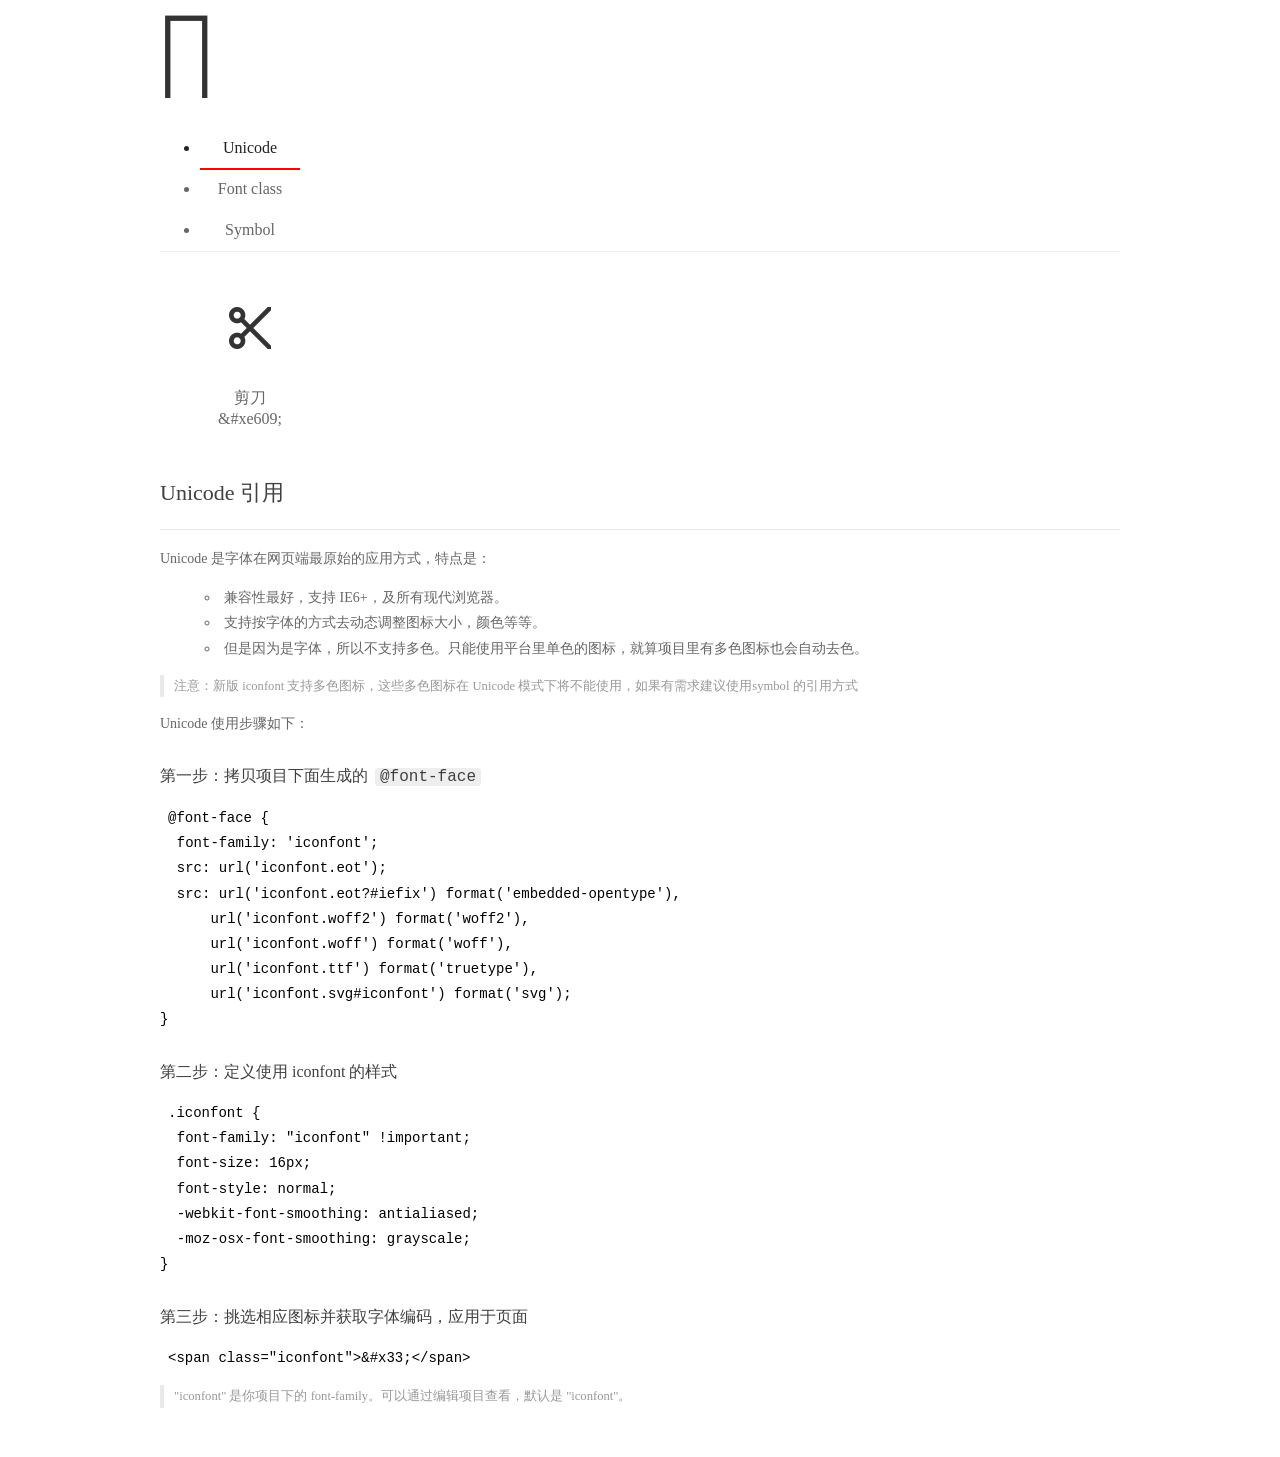
<file: iconfont/demo_index.html>
<!DOCTYPE html>
<html>
<head>
  <meta charset="utf-8"/>
  <title>IconFont Demo</title>
  <link rel="shortcut icon" href="https://gtms04.alicdn.com/tps/i4/TB1_oz6GVXXXXaFXpXXJDFnIXXX-64-64.ico" type="image/x-icon"/>
  <link rel="stylesheet" href="https://g.alicdn.com/thx/cube/1.3.2/cube.min.css">
  <link rel="stylesheet" href="demo.css">
  <link rel="stylesheet" href="iconfont.css">
  <script src="iconfont.js"></script>
  <!-- jQuery -->
  <script src="https://a1.alicdn.com/oss/uploads/2018/12/26/7bfddb60-08e8-11e9-9b04-53e73bb6408b.js"></script>
  <!-- 代码高亮 -->
  <script src="https://a1.alicdn.com/oss/uploads/2018/12/26/a3f714d0-08e6-11e9-8a15-ebf944d7534c.js"></script>
</head>
<body>
  <div class="main">
    <h1 class="logo"><a href="https://www.iconfont.cn/" title="iconfont 首页" target="_blank">&#xe86b;</a></h1>
    <div class="nav-tabs">
      <ul id="tabs" class="dib-box">
        <li class="dib active"><span>Unicode</span></li>
        <li class="dib"><span>Font class</span></li>
        <li class="dib"><span>Symbol</span></li>
      </ul>
      
    </div>
    <div class="tab-container">
      <div class="content unicode" style="display: block;">
          <ul class="icon_lists dib-box">
          
            <li class="dib">
              <span class="icon iconfont">&#xe609;</span>
                <div class="name">剪刀</div>
                <div class="code-name">&amp;#xe609;</div>
              </li>
          
          </ul>
          <div class="article markdown">
          <h2 id="unicode-">Unicode 引用</h2>
          <hr>

          <p>Unicode 是字体在网页端最原始的应用方式，特点是：</p>
          <ul>
            <li>兼容性最好，支持 IE6+，及所有现代浏览器。</li>
            <li>支持按字体的方式去动态调整图标大小，颜色等等。</li>
            <li>但是因为是字体，所以不支持多色。只能使用平台里单色的图标，就算项目里有多色图标也会自动去色。</li>
          </ul>
          <blockquote>
            <p>注意：新版 iconfont 支持多色图标，这些多色图标在 Unicode 模式下将不能使用，如果有需求建议使用symbol 的引用方式</p>
          </blockquote>
          <p>Unicode 使用步骤如下：</p>
          <h3 id="-font-face">第一步：拷贝项目下面生成的 <code>@font-face</code></h3>
<pre><code class="language-css"
>@font-face {
  font-family: 'iconfont';
  src: url('iconfont.eot');
  src: url('iconfont.eot?#iefix') format('embedded-opentype'),
      url('iconfont.woff2') format('woff2'),
      url('iconfont.woff') format('woff'),
      url('iconfont.ttf') format('truetype'),
      url('iconfont.svg#iconfont') format('svg');
}
</code></pre>
          <h3 id="-iconfont-">第二步：定义使用 iconfont 的样式</h3>
<pre><code class="language-css"
>.iconfont {
  font-family: "iconfont" !important;
  font-size: 16px;
  font-style: normal;
  -webkit-font-smoothing: antialiased;
  -moz-osx-font-smoothing: grayscale;
}
</code></pre>
          <h3 id="-">第三步：挑选相应图标并获取字体编码，应用于页面</h3>
<pre>
<code class="language-html"
>&lt;span class="iconfont"&gt;&amp;#x33;&lt;/span&gt;
</code></pre>
          <blockquote>
            <p>"iconfont" 是你项目下的 font-family。可以通过编辑项目查看，默认是 "iconfont"。</p>
          </blockquote>
          </div>
      </div>
      <div class="content font-class">
        <ul class="icon_lists dib-box">
          
          <li class="dib">
            <span class="icon iconfont icon-ziyuan"></span>
            <div class="name">
              剪刀
            </div>
            <div class="code-name">.icon-ziyuan
            </div>
          </li>
          
        </ul>
        <div class="article markdown">
        <h2 id="font-class-">font-class 引用</h2>
        <hr>

        <p>font-class 是 Unicode 使用方式的一种变种，主要是解决 Unicode 书写不直观，语意不明确的问题。</p>
        <p>与 Unicode 使用方式相比，具有如下特点：</p>
        <ul>
          <li>兼容性良好，支持 IE8+，及所有现代浏览器。</li>
          <li>相比于 Unicode 语意明确，书写更直观。可以很容易分辨这个 icon 是什么。</li>
          <li>因为使用 class 来定义图标，所以当要替换图标时，只需要修改 class 里面的 Unicode 引用。</li>
          <li>不过因为本质上还是使用的字体，所以多色图标还是不支持的。</li>
        </ul>
        <p>使用步骤如下：</p>
        <h3 id="-fontclass-">第一步：引入项目下面生成的 fontclass 代码：</h3>
<pre><code class="language-html">&lt;link rel="stylesheet" href="./iconfont.css"&gt;
</code></pre>
        <h3 id="-">第二步：挑选相应图标并获取类名，应用于页面：</h3>
<pre><code class="language-html">&lt;span class="iconfont icon-xxx"&gt;&lt;/span&gt;
</code></pre>
        <blockquote>
          <p>"
            iconfont" 是你项目下的 font-family。可以通过编辑项目查看，默认是 "iconfont"。</p>
        </blockquote>
      </div>
      </div>
      <div class="content symbol">
          <ul class="icon_lists dib-box">
          
            <li class="dib">
                <svg class="icon svg-icon" aria-hidden="true">
                  <use xlink:href="#icon-ziyuan"></use>
                </svg>
                <div class="name">剪刀</div>
                <div class="code-name">#icon-ziyuan</div>
            </li>
          
          </ul>
          <div class="article markdown">
          <h2 id="symbol-">Symbol 引用</h2>
          <hr>

          <p>这是一种全新的使用方式，应该说这才是未来的主流，也是平台目前推荐的用法。相关介绍可以参考这篇<a href="">文章</a>
            这种用法其实是做了一个 SVG 的集合，与另外两种相比具有如下特点：</p>
          <ul>
            <li>支持多色图标了，不再受单色限制。</li>
            <li>通过一些技巧，支持像字体那样，通过 <code>font-size</code>, <code>color</code> 来调整样式。</li>
            <li>兼容性较差，支持 IE9+，及现代浏览器。</li>
            <li>浏览器渲染 SVG 的性能一般，还不如 png。</li>
          </ul>
          <p>使用步骤如下：</p>
          <h3 id="-symbol-">第一步：引入项目下面生成的 symbol 代码：</h3>
<pre><code class="language-html">&lt;script src="./iconfont.js"&gt;&lt;/script&gt;
</code></pre>
          <h3 id="-css-">第二步：加入通用 CSS 代码（引入一次就行）：</h3>
<pre><code class="language-html">&lt;style&gt;
.icon {
  width: 1em;
  height: 1em;
  vertical-align: -0.15em;
  fill: currentColor;
  overflow: hidden;
}
&lt;/style&gt;
</code></pre>
          <h3 id="-">第三步：挑选相应图标并获取类名，应用于页面：</h3>
<pre><code class="language-html">&lt;svg class="icon" aria-hidden="true"&gt;
  &lt;use xlink:href="#icon-xxx"&gt;&lt;/use&gt;
&lt;/svg&gt;
</code></pre>
          </div>
      </div>

    </div>
  </div>
  <script>
  $(document).ready(function () {
      $('.tab-container .content:first').show()

      $('#tabs li').click(function (e) {
        var tabContent = $('.tab-container .content')
        var index = $(this).index()

        if ($(this).hasClass('active')) {
          return
        } else {
          $('#tabs li').removeClass('active')
          $(this).addClass('active')

          tabContent.hide().eq(index).fadeIn()
        }
      })
    })
  </script>
</body>
</html>
</file>
<file: iconfont/demo.css>
/* Logo 字体 */
@font-face {
  font-family: "iconfont logo";
  src: url('https://at.alicdn.com/t/font_985780_km7mi63cihi.eot?t=1545807318834');
  src: url('https://at.alicdn.com/t/font_985780_km7mi63cihi.eot?t=1545807318834#iefix') format('embedded-opentype'),
    url('https://at.alicdn.com/t/font_985780_km7mi63cihi.woff?t=1545807318834') format('woff'),
    url('https://at.alicdn.com/t/font_985780_km7mi63cihi.ttf?t=1545807318834') format('truetype'),
    url('https://at.alicdn.com/t/font_985780_km7mi63cihi.svg?t=1545807318834#iconfont') format('svg');
}

.logo {
  font-family: "iconfont logo";
  font-size: 160px;
  font-style: normal;
  -webkit-font-smoothing: antialiased;
  -moz-osx-font-smoothing: grayscale;
}

/* tabs */
.nav-tabs {
  position: relative;
}

.nav-tabs .nav-more {
  position: absolute;
  right: 0;
  bottom: 0;
  height: 42px;
  line-height: 42px;
  color: #666;
}

#tabs {
  border-bottom: 1px solid #eee;
}

#tabs li {
  cursor: pointer;
  width: 100px;
  height: 40px;
  line-height: 40px;
  text-align: center;
  font-size: 16px;
  border-bottom: 2px solid transparent;
  position: relative;
  z-index: 1;
  margin-bottom: -1px;
  color: #666;
}


#tabs .active {
  border-bottom-color: #f00;
  color: #222;
}

.tab-container .content {
  display: none;
}

/* 页面布局 */
.main {
  padding: 30px 100px;
  width: 960px;
  margin: 0 auto;
}

.main .logo {
  color: #333;
  text-align: left;
  margin-bottom: 30px;
  line-height: 1;
  height: 110px;
  margin-top: -50px;
  overflow: hidden;
  *zoom: 1;
}

.main .logo a {
  font-size: 160px;
  color: #333;
}

.helps {
  margin-top: 40px;
}

.helps pre {
  padding: 20px;
  margin: 10px 0;
  border: solid 1px #e7e1cd;
  background-color: #fffdef;
  overflow: auto;
}

.icon_lists {
  width: 100% !important;
  overflow: hidden;
  *zoom: 1;
}

.icon_lists li {
  width: 100px;
  margin-bottom: 10px;
  margin-right: 20px;
  text-align: center;
  list-style: none !important;
  cursor: default;
}

.icon_lists li .code-name {
  line-height: 1.2;
}

.icon_lists .icon {
  display: block;
  height: 100px;
  line-height: 100px;
  font-size: 42px;
  margin: 10px auto;
  color: #333;
  -webkit-transition: font-size 0.25s linear, width 0.25s linear;
  -moz-transition: font-size 0.25s linear, width 0.25s linear;
  transition: font-size 0.25s linear, width 0.25s linear;
}

.icon_lists .icon:hover {
  font-size: 100px;
}

.icon_lists .svg-icon {
  /* 通过设置 font-size 来改变图标大小 */
  width: 1em;
  /* 图标和文字相邻时，垂直对齐 */
  vertical-align: -0.15em;
  /* 通过设置 color 来改变 SVG 的颜色/fill */
  fill: currentColor;
  /* path 和 stroke 溢出 viewBox 部分在 IE 下会显示
      normalize.css 中也包含这行 */
  overflow: hidden;
}

.icon_lists li .name,
.icon_lists li .code-name {
  color: #666;
}

/* markdown 样式 */
.markdown {
  color: #666;
  font-size: 14px;
  line-height: 1.8;
}

.highlight {
  line-height: 1.5;
}

.markdown img {
  vertical-align: middle;
  max-width: 100%;
}

.markdown h1 {
  color: #404040;
  font-weight: 500;
  line-height: 40px;
  margin-bottom: 24px;
}

.markdown h2,
.markdown h3,
.markdown h4,
.markdown h5,
.markdown h6 {
  color: #404040;
  margin: 1.6em 0 0.6em 0;
  font-weight: 500;
  clear: both;
}

.markdown h1 {
  font-size: 28px;
}

.markdown h2 {
  font-size: 22px;
}

.markdown h3 {
  font-size: 16px;
}

.markdown h4 {
  font-size: 14px;
}

.markdown h5 {
  font-size: 12px;
}

.markdown h6 {
  font-size: 12px;
}

.markdown hr {
  height: 1px;
  border: 0;
  background: #e9e9e9;
  margin: 16px 0;
  clear: both;
}

.markdown p {
  margin: 1em 0;
}

.markdown>p,
.markdown>blockquote,
.markdown>.highlight,
.markdown>ol,
.markdown>ul {
  width: 80%;
}

.markdown ul>li {
  list-style: circle;
}

.markdown>ul li,
.markdown blockquote ul>li {
  margin-left: 20px;
  padding-left: 4px;
}

.markdown>ul li p,
.markdown>ol li p {
  margin: 0.6em 0;
}

.markdown ol>li {
  list-style: decimal;
}

.markdown>ol li,
.markdown blockquote ol>li {
  margin-left: 20px;
  padding-left: 4px;
}

.markdown code {
  margin: 0 3px;
  padding: 0 5px;
  background: #eee;
  border-radius: 3px;
}

.markdown strong,
.markdown b {
  font-weight: 600;
}

.markdown>table {
  border-collapse: collapse;
  border-spacing: 0px;
  empty-cells: show;
  border: 1px solid #e9e9e9;
  width: 95%;
  margin-bottom: 24px;
}

.markdown>table th {
  white-space: nowrap;
  color: #333;
  font-weight: 600;
}

.markdown>table th,
.markdown>table td {
  border: 1px solid #e9e9e9;
  padding: 8px 16px;
  text-align: left;
}

.markdown>table th {
  background: #F7F7F7;
}

.markdown blockquote {
  font-size: 90%;
  color: #999;
  border-left: 4px solid #e9e9e9;
  padding-left: 0.8em;
  margin: 1em 0;
}

.markdown blockquote p {
  margin: 0;
}

.markdown .anchor {
  opacity: 0;
  transition: opacity 0.3s ease;
  margin-left: 8px;
}

.markdown .waiting {
  color: #ccc;
}

.markdown h1:hover .anchor,
.markdown h2:hover .anchor,
.markdown h3:hover .anchor,
.markdown h4:hover .anchor,
.markdown h5:hover .anchor,
.markdown h6:hover .anchor {
  opacity: 1;
  display: inline-block;
}

.markdown>br,
.markdown>p>br {
  clear: both;
}


.hljs {
  display: block;
  background: white;
  padding: 0.5em;
  color: #333333;
  overflow-x: auto;
}

.hljs-comment,
.hljs-meta {
  color: #969896;
}

.hljs-string,
.hljs-variable,
.hljs-template-variable,
.hljs-strong,
.hljs-emphasis,
.hljs-quote {
  color: #df5000;
}

.hljs-keyword,
.hljs-selector-tag,
.hljs-type {
  color: #a71d5d;
}

.hljs-literal,
.hljs-symbol,
.hljs-bullet,
.hljs-attribute {
  color: #0086b3;
}

.hljs-section,
.hljs-name {
  color: #63a35c;
}

.hljs-tag {
  color: #333333;
}

.hljs-title,
.hljs-attr,
.hljs-selector-id,
.hljs-selector-class,
.hljs-selector-attr,
.hljs-selector-pseudo {
  color: #795da3;
}

.hljs-addition {
  color: #55a532;
  background-color: #eaffea;
}

.hljs-deletion {
  color: #bd2c00;
  background-color: #ffecec;
}

.hljs-link {
  text-decoration: underline;
}

/* 代码高亮 */
/* PrismJS 1.15.0
https://prismjs.com/download.html#themes=prism&languages=markup+css+clike+javascript */
/**
 * prism.js default theme for JavaScript, CSS and HTML
 * Based on dabblet (http://dabblet.com)
 * @author Lea Verou
 */
code[class*="language-"],
pre[class*="language-"] {
  color: black;
  background: none;
  text-shadow: 0 1px white;
  font-family: Consolas, Monaco, 'Andale Mono', 'Ubuntu Mono', monospace;
  text-align: left;
  white-space: pre;
  word-spacing: normal;
  word-break: normal;
  word-wrap: normal;
  line-height: 1.5;

  -moz-tab-size: 4;
  -o-tab-size: 4;
  tab-size: 4;

  -webkit-hyphens: none;
  -moz-hyphens: none;
  -ms-hyphens: none;
  hyphens: none;
}

pre[class*="language-"]::-moz-selection,
pre[class*="language-"] ::-moz-selection,
code[class*="language-"]::-moz-selection,
code[class*="language-"] ::-moz-selection {
  text-shadow: none;
  background: #b3d4fc;
}

pre[class*="language-"]::selection,
pre[class*="language-"] ::selection,
code[class*="language-"]::selection,
code[class*="language-"] ::selection {
  text-shadow: none;
  background: #b3d4fc;
}

@media print {

  code[class*="language-"],
  pre[class*="language-"] {
    text-shadow: none;
  }
}

/* Code blocks */
pre[class*="language-"] {
  padding: 1em;
  margin: .5em 0;
  overflow: auto;
}

:not(pre)>code[class*="language-"],
pre[class*="language-"] {
  background: #f5f2f0;
}

/* Inline code */
:not(pre)>code[class*="language-"] {
  padding: .1em;
  border-radius: .3em;
  white-space: normal;
}

.token.comment,
.token.prolog,
.token.doctype,
.token.cdata {
  color: slategray;
}

.token.punctuation {
  color: #999;
}

.namespace {
  opacity: .7;
}

.token.property,
.token.tag,
.token.boolean,
.token.number,
.token.constant,
.token.symbol,
.token.deleted {
  color: #905;
}

.token.selector,
.token.attr-name,
.token.string,
.token.char,
.token.builtin,
.token.inserted {
  color: #690;
}

.token.operator,
.token.entity,
.token.url,
.language-css .token.string,
.style .token.string {
  color: #9a6e3a;
  background: hsla(0, 0%, 100%, .5);
}

.token.atrule,
.token.attr-value,
.token.keyword {
  color: #07a;
}

.token.function,
.token.class-name {
  color: #DD4A68;
}

.token.regex,
.token.important,
.token.variable {
  color: #e90;
}

.token.important,
.token.bold {
  font-weight: bold;
}

.token.italic {
  font-style: italic;
}

.token.entity {
  cursor: help;
}
</file>
<file: iconfont/iconfont.css>
@font-face {font-family: "iconfont";
  src: url('iconfont.eot?t=1573052912718'); /* IE9 */
  src: url('iconfont.eot?t=1573052912718#iefix') format('embedded-opentype'), /* IE6-IE8 */
  url('[data-uri]') format('woff2'),
  url('iconfont.woff?t=1573052912718') format('woff'),
  url('iconfont.ttf?t=1573052912718') format('truetype'), /* chrome, firefox, opera, Safari, Android, iOS 4.2+ */
  url('iconfont.svg?t=1573052912718#iconfont') format('svg'); /* iOS 4.1- */
}

.iconfont {
  font-family: "iconfont" !important;
  font-size: 16px;
  font-style: normal;
  -webkit-font-smoothing: antialiased;
  -moz-osx-font-smoothing: grayscale;
}

.icon-ziyuan:before {
  content: "\e609";
}
</file>
